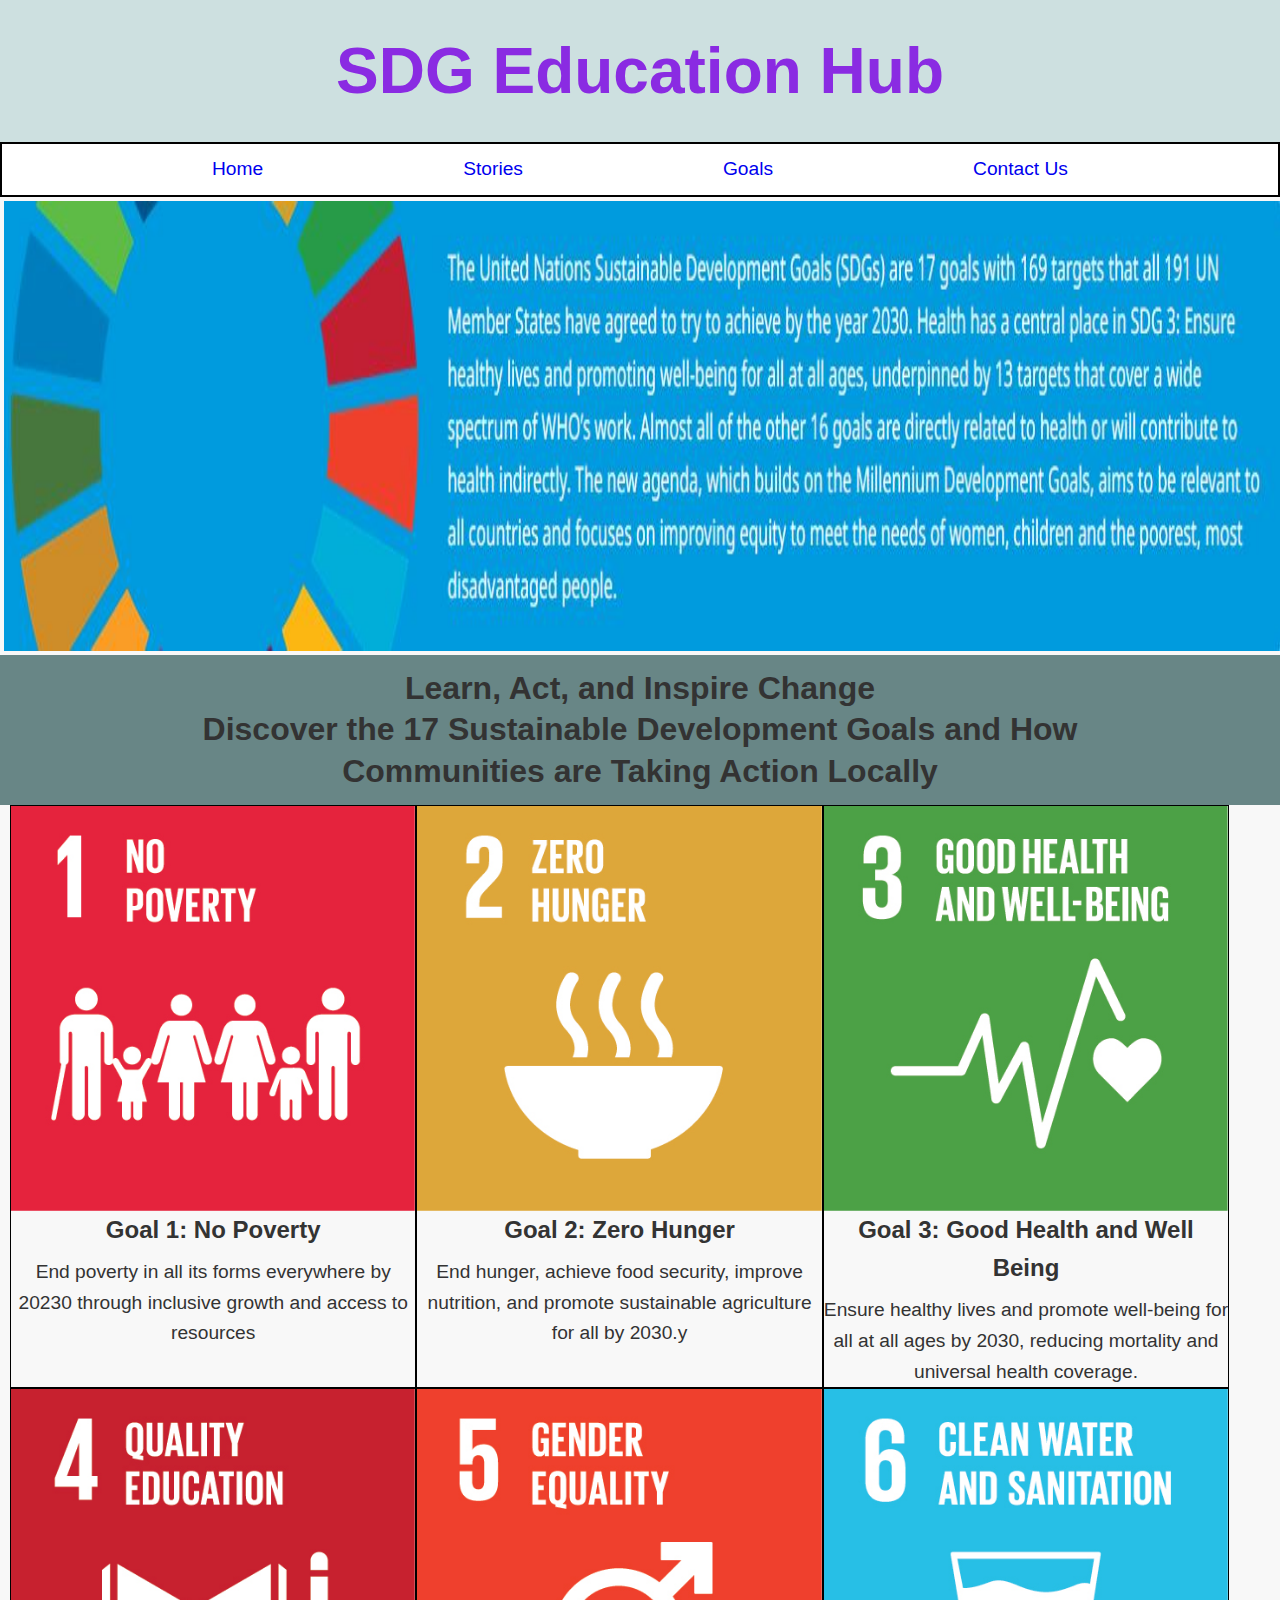
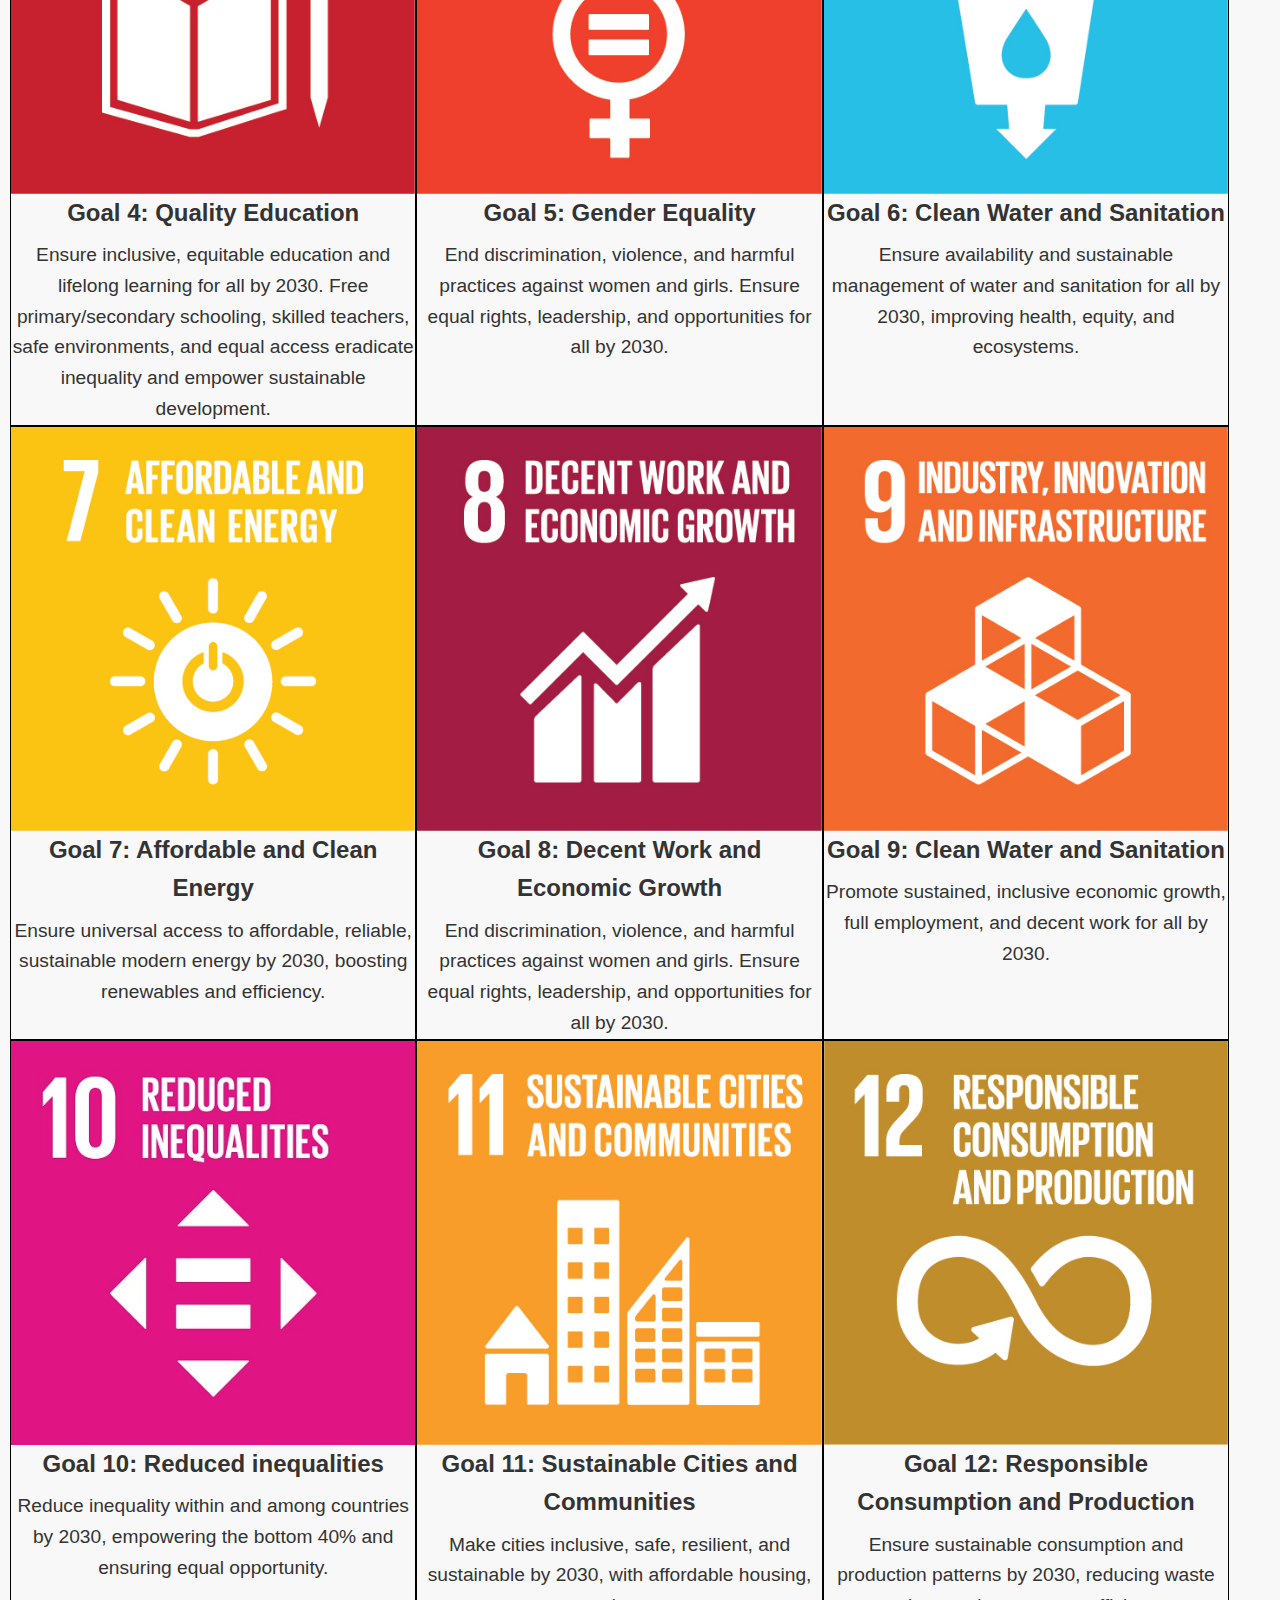
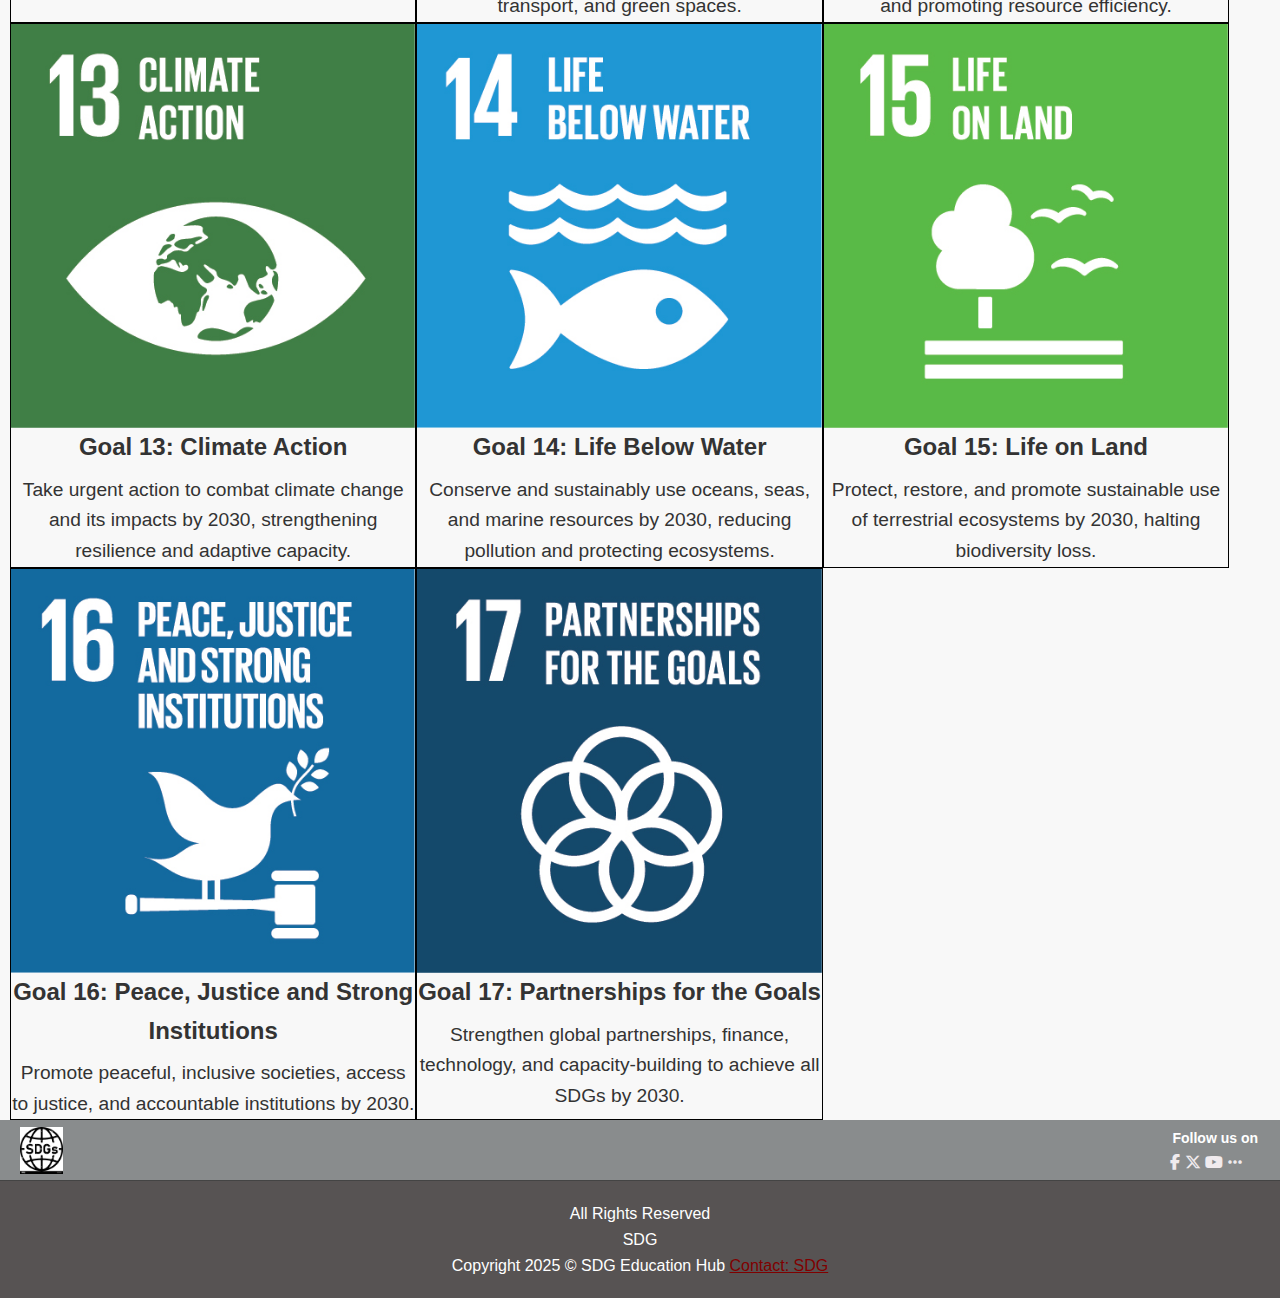
<file: index.html>
<!DOCTYPE html>
<html lang="en">
<head>
    <meta charset="UTF-8">
    <meta name="viewport" content="width=device-width, initial-scale=1.0">
    <title>SDG Education Hub </title>

    <link rel="stylesheet" href="Sdg_style.css">
    <link rel="stylesheet" href="https://cdnjs.cloudflare.com/ajax/libs/font-awesome/6.5.0/css/all.min.css"/>
</head>

<body>
    <header>
        <h1>SDG Education Hub </h1>
    </header>

    <nav >
<ul class="navbar">

    <li><a href="#Home"> Home </a></li>
    <li><a href="Sdg_stories.html"> Stories </a></li>
    <li><a href="Sdg_goals.html"> Goals </a></li>
    <li><a href="Sdg_contactus.html"> Contact Us </a> </li>

</ul>

<div class="banner-container">
  
  <!-- <img src="Dashboard.jpg" alt="SDG Banner" class="bannerimg"> -->
  <img src="bannerdasg.JPG" alt="SDG Banner" class="bannerimg">
   

</div>

<main>
    <div >
        <h1>Learn, Act, and Inspire Change <br>
        Discover the 17 Sustainable Development Goals and How <br>
        Communities are Taking Action Locally
        </h1>
    </div>
</main>

<div class="Goals">

    <div class="box1">
        <img src="E_SDG_Icons-01.jpg" alt="No Poverty" >
        <h2>Goal 1: No Poverty</h2>
        <p> End poverty in all its forms everywhere by 20230 through inclusive growth and access to resources</p>
    </div>

    <div class="box1">
        <img src="E_SDG_Icons-02.jpg" alt="Zero Hunger" >
        <h2>Goal 2: Zero Hunger</h2>
        <p>End hunger, achieve food security, improve nutrition, and promote sustainable agriculture for all by 2030.y</p>
    </div>

    <div class="box1">
        <img src="E_SDG_Icons-03.jpg" alt="Zero Hunger" >
        <h2>Goal 3: Good Health and Well Being</h2>
        <p>Ensure healthy lives and promote well-being for all at all ages by 2030, reducing mortality and universal health coverage.</p>
    </div>

</div>

<div class="Goals">

    <div class="box1">
        <img src="E_SDG_Icons-04.jpg" alt="Quality Education" >
        <h2>Goal 4: Quality Education</h2>
        <p> Ensure inclusive, equitable education and lifelong learning for all by 2030. Free primary/secondary 
            schooling, skilled teachers, safe environments, and equal access eradicate inequality and empower sustainable development.</p>
    </div>

    <div class="box1">
        <img src="E_SDG_Icons-05.jpg" alt="Gender Equality" >
        <h2>Goal 5: Gender Equality</h2>
        <p>End discrimination, violence, and harmful practices against women and girls. Ensure equal rights, 
            leadership, and opportunities for all by 2030.</p>
    </div>

    <div class="box1">
        <img src="E_SDG_Icons-06.jpg" alt="Clean Water and Sanitation" >
        <h2>Goal 6: Clean Water and Sanitation</h2>
        <p>Ensure availability and sustainable management of water and sanitation for all by 2030, improving health, equity, and ecosystems.</p>
    </div>

</div>

<div class="Goals">

    <div class="box1">
        <img src="E_SDG_Icons-07.jpg" alt="Affordable and Clean Energy" >
        <h2>Goal 7: Affordable and Clean Energy</h2>
        <p> Ensure universal access to affordable, reliable, sustainable modern energy by 2030, boosting renewables and efficiency.</p>
    </div>

    <div class="box1">
        <img src="E_SDG_Icons-08.jpg" alt="Decent Work and Economic Growth" >
        <h2>Goal 8: Decent Work and Economic Growth</h2>
        <p>End discrimination, violence, and harmful practices against women and girls. Ensure equal rights, 
            leadership, and opportunities for all by 2030.</p>
    </div>

    <div class="box1">
        <img src="E_SDG_Icons-09.jpg" alt="Clean Water and Sanitation" >
        <h2>Goal 9: Clean Water and Sanitation</h2>
        <p>Promote sustained, inclusive economic growth, full employment, and decent work for all by 2030.</p>
    </div>

</div>

<div class="Goals">

    <div class="box1">
        <img src="E_SDG_Icons-10.jpg" alt="Reduced inequalities" >
        <h2>Goal 10: Reduced inequalities</h2>
        <p> Reduce inequality within and among countries by 2030, empowering the bottom 40% and ensuring equal opportunity.</p>
    </div>

    <div class="box1">
        <img src="E_SDG_Icons-11.jpg" alt="Sustainable Cities and Communities" >
        <h2>Goal 11: Sustainable Cities and Communities</h2>
        <p>Make cities inclusive, safe, resilient, and sustainable by 2030, with affordable housing, transport, and green spaces.</p>
    </div>

    <div class="box1">
        <img src="E_SDG_Icons-12.jpg" alt="Responsible Consumption and Production" >
        <h2>Goal 12: Responsible Consumption and Production</h2>
        <p>Ensure sustainable consumption and production patterns by 2030, reducing waste and promoting resource efficiency.</p>
    </div>

</div>

<div class="Goals">

    <div class="box1">
        <img src="E_SDG_Icons-13.jpg" alt="Climate Action" >
        <h2>Goal 13: Climate Action</h2>
        <p> Take urgent action to combat climate change and its impacts by 2030, strengthening resilience and adaptive capacity.</p>
    </div>

    <div class="box1">
        <img src="E_SDG_Icons-14.jpg" alt="Life Below Water" >
        <h2>Goal 14: Life Below Water</h2>
        <p>Conserve and sustainably use oceans, seas, and marine resources by 2030, reducing pollution and protecting ecosystems.</p>
    </div>

    <div class="box1">
        <img src="E_SDG_Icons-15.jpg" alt="Life on Land" >
        <h2>Goal 15: Life on Land</h2>
        <p>Protect, restore, and promote sustainable use of terrestrial ecosystems by 2030, halting biodiversity loss.</p>
    </div>

</div>

<div class="Goals">

    <div class="box1">
        <img src="E_SDG_Icons-16.jpg" alt="Peace, Justice and Strong Institutions" >
        <h2>Goal 16: Peace, Justice and Strong Institutions</h2>
        <p> Promote peaceful, inclusive societies, access to justice, and accountable institutions by 2030.</p>
    </div>

    <div class="box1">
        <img src="E_SDG_Icons-17.jpg" alt="Partnerships for the Goals" >
        <h2>Goal 17: Partnerships for the Goals</h2>
        <p>Strengthen global partnerships, finance, technology, and capacity-building to achieve all SDGs by 2030.</p>
    </div>

</div>


    <div class="footer">
      
        <div class="footerlogo">
        <img src="sdglogo2.png" alt="SDG Emblem" class="emblem"/>
        <!-- <span class="un-text">SDG</span> -->
      </div>

        <div class="social">
            <div class="fftext"><span>Follow us on</span></div>
            <a href="#" aria-label="Facebook"><i class="fab fa-facebook-f"></i></a>
            <a href="#" aria-label="X (Twitter)"><i class="fab fa-x-twitter"></i></a>
            <a href="#" aria-label="YouTube"><i class="fab fa-youtube"></i></a>
            <a href="#" aria-label="More"><i class="fas fa-ellipsis-h"></i></a>
        </div>
    
    </div>    

<div class="divider"></div>

<footer>
    All Rights Reserved<br>
    SDG<br>
    Copyright 2025 &copy; SDG Education Hub
    <a href="mailto:info@sdg.com">Contact: SDG</a>
</footer>

    
</body>

</html>
</file>
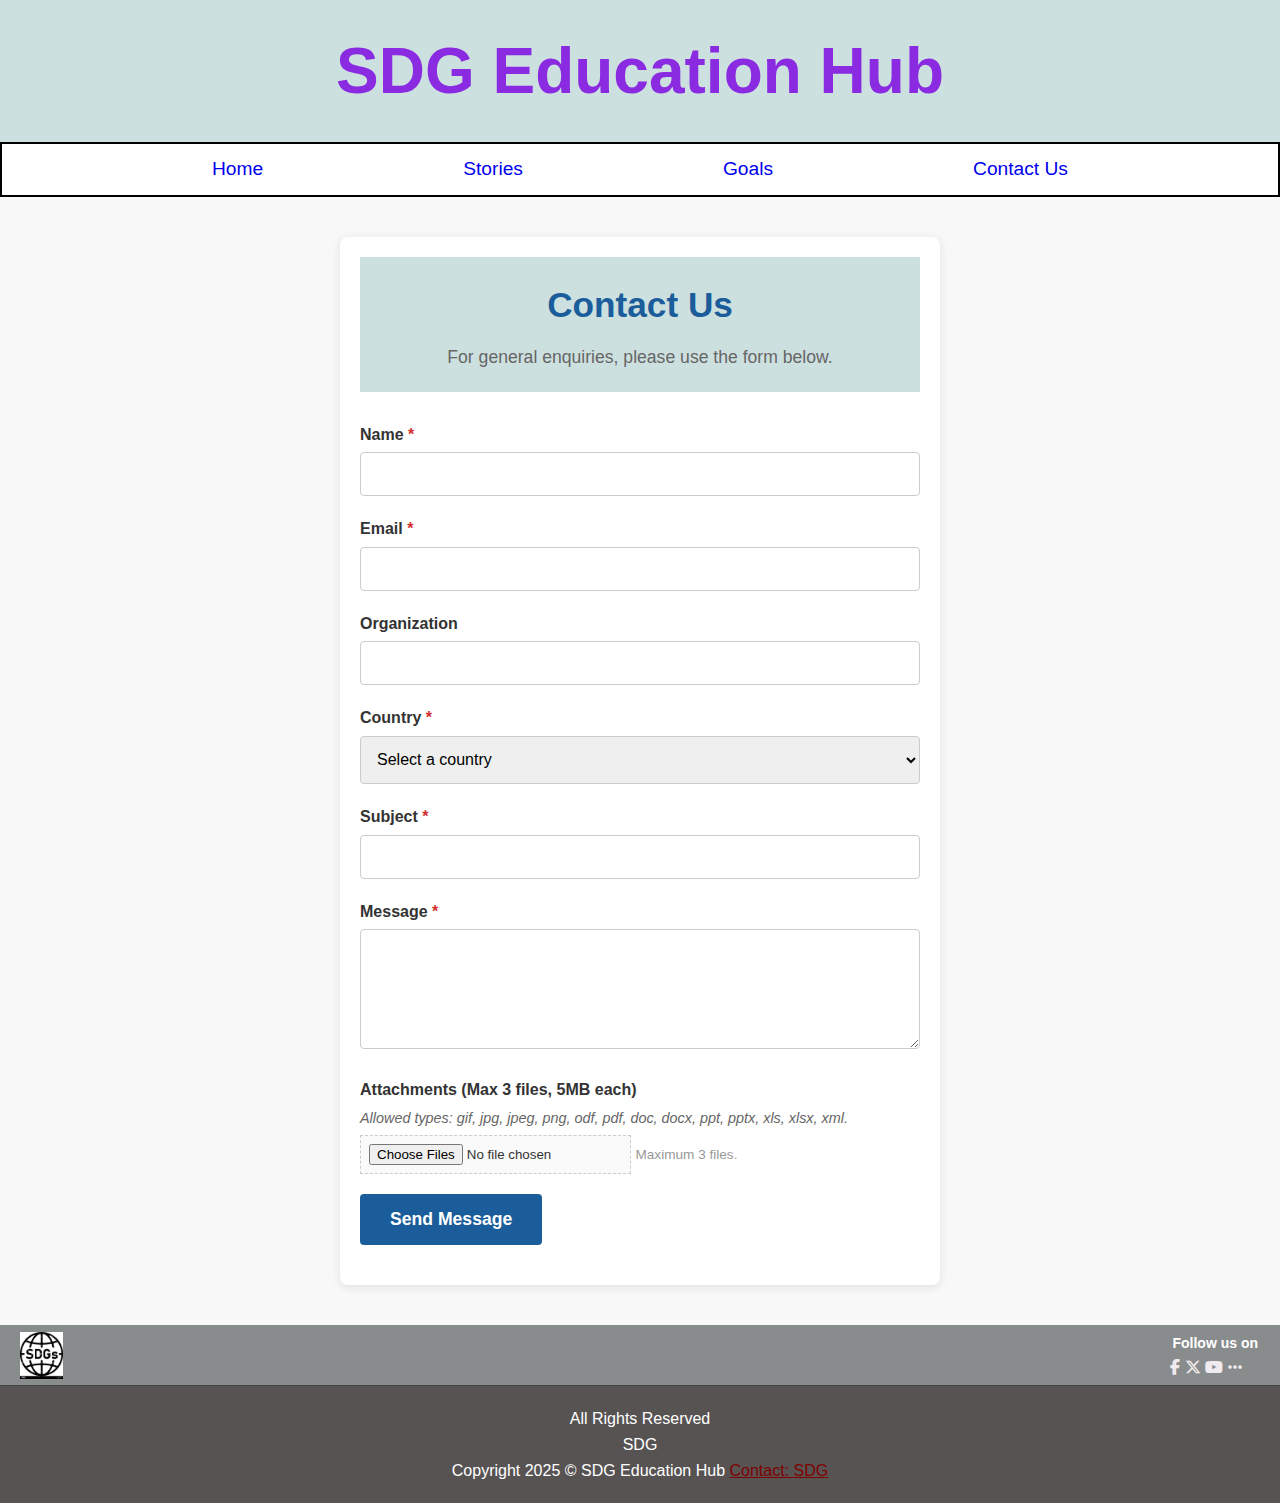
<file: Sdg_contactus.html>
<!DOCTYPE html>
<html lang="en">
<head>
    <meta charset="UTF-8">
    <meta name="viewport" content="width=device-width, initial-scale=1.0">
    <title>SDG Education Hub </title>

    <link rel="stylesheet" href="Sdg_style.css">
    <link rel="stylesheet" href="https://cdnjs.cloudflare.com/ajax/libs/font-awesome/6.5.0/css/all.min.css"/>
</head>

<body>
    <header>
        <h1>SDG Education Hub </h1>
    </header>

    <nav >
<ul class="navbar">

    <li><a href="index.html"> Home </a></li>
    <li><a href="Sdg_stories.html"> Stories </a></li>
    <li><a href="Sdg_goals.html"> Goals </a></li>
    <li><a href="#"> Contact Us </a> </li>

</ul>


<div class="container">
        <header class="header">
            <h1>Contact Us</h1>
            <p>For general enquiries, please use the form below.</p>
        </header>

        <form id="contact-form" method="POST" action="/submit-contact" enctype="multipart/form-data">
            <!-- Name Field -->
            <div class="form-group">
                <label for="name">Name <span class="required">*</span></label>
                <input type="text" id="name" name="name" required maxlength="100">
            </div>

            <!-- Email Field -->
            <div class="form-group">
                <label for="email">Email <span class="required">*</span></label>
                <input type="email" id="email" name="email" required>
            </div>

            <!-- Organization Field -->
            <div class="form-group">
                <label for="organization">Organization</label>
                <input type="text" id="organization" name="organization" maxlength="100">
            </div>

            <!-- Country Field -->
            <div class="form-group">
                <label for="country">Country <span class="required">*</span></label>
                <select id="country" name="country" required>
                    <option value="">Select a country</option>
                    <option value="ng">Nigeria</option>
                    <option value="af">Afghanistan</option>
                    <!-- Add more countries as needed; use a full list from ISO standards -->
                    <option value="us">United States</option>
                    <option value="gb">United Kingdom</option>
                </select>
            </div>

            <!-- Subject Field -->
            <div class="form-group">
                <label for="subject">Subject <span class="required">*</span></label>
                <input type="text" id="subject" name="subject" required maxlength="200">
            </div>

            <!-- Message Field -->
            <div class="form-group">
                <label for="message">Message <span class="required">*</span></label>
                <textarea id="message" name="message" rows="6" required maxlength="2000"></textarea>
            </div>

            <!-- File Attachments -->
            <div class="form-group">
                <label for="attachments">Attachments (Max 3 files, 5MB each)</label>
                <p class="file-info">Allowed types: gif, jpg, jpeg, png, odf, pdf, doc, docx, ppt, pptx, xls, xlsx, xml.</p>
                <input type="file" id="attachments" name="attachments[]" multiple accept=".gif,.jpg,.jpeg,.png,.odf,.pdf,.doc,.docx,.ppt,.pptx,.xls,.xlsx,.xml" maxlength="3">
                <small>Maximum 3 files.</small>
            </div>

           
            <div class="form-group">
                <button type="submit" class="submit-btn">Send Message</button>
            </div>
        </form>
    </div>

  
    <div class="footer">
      
        <div class="footerlogo">
        <img src="sdglogo2.png" alt="SDG Emblem" class="emblem"/>
        <!-- <span class="un-text">SDG</span> -->
      </div>

        <div class="social">
            <div class="fftext"><span>Follow us on</span></div>
            <a href="#" aria-label="Facebook"><i class="fab fa-facebook-f"></i></a>
            <a href="#" aria-label="X (Twitter)"><i class="fab fa-x-twitter"></i></a>
            <a href="#" aria-label="YouTube"><i class="fab fa-youtube"></i></a>
            <a href="#" aria-label="More"><i class="fas fa-ellipsis-h"></i></a>
        </div>
    
    </div>    

<div class="divider"></div>

<footer>
    All Rights Reserved<br>
    SDG<br>
    Copyright 2025 &copy; SDG Education Hub
    <a href="mailto:info@sdg.com">Contact: SDG</a>
</footer>

    
</body>

</html>
</file>
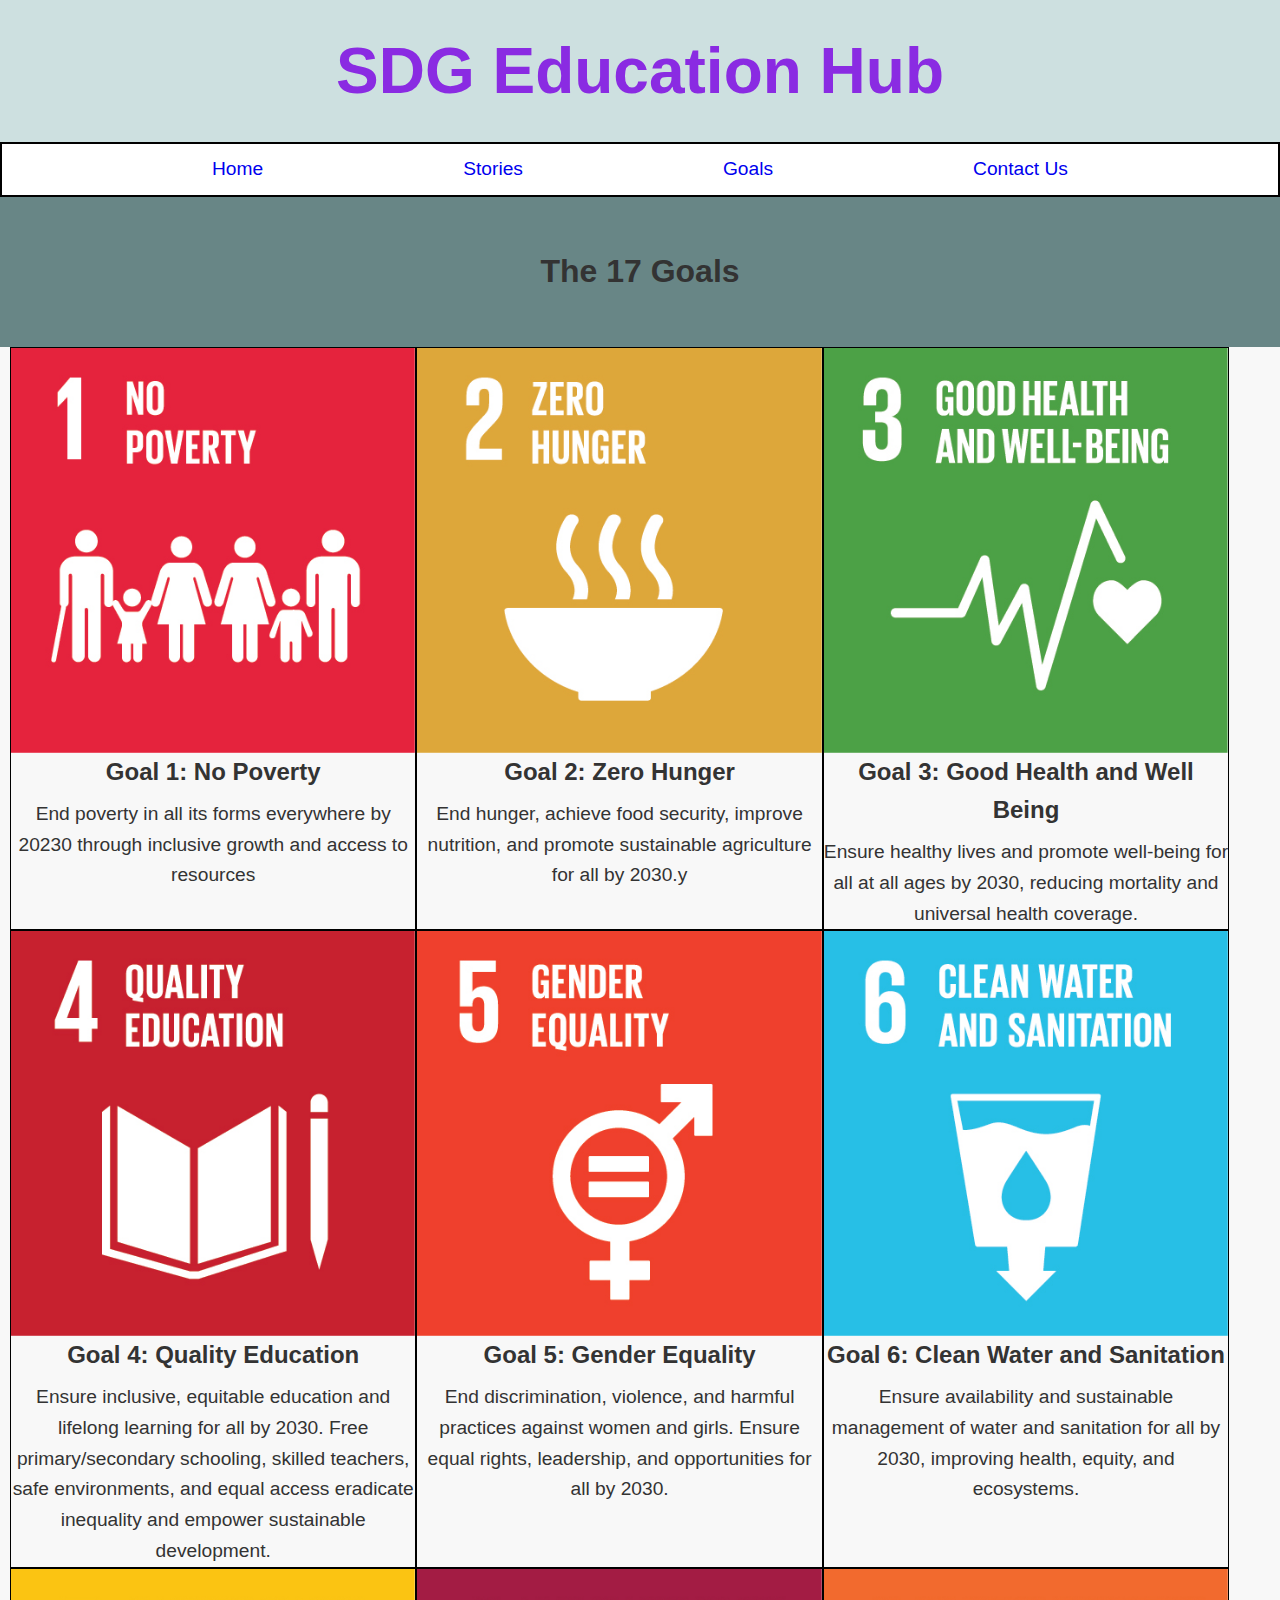
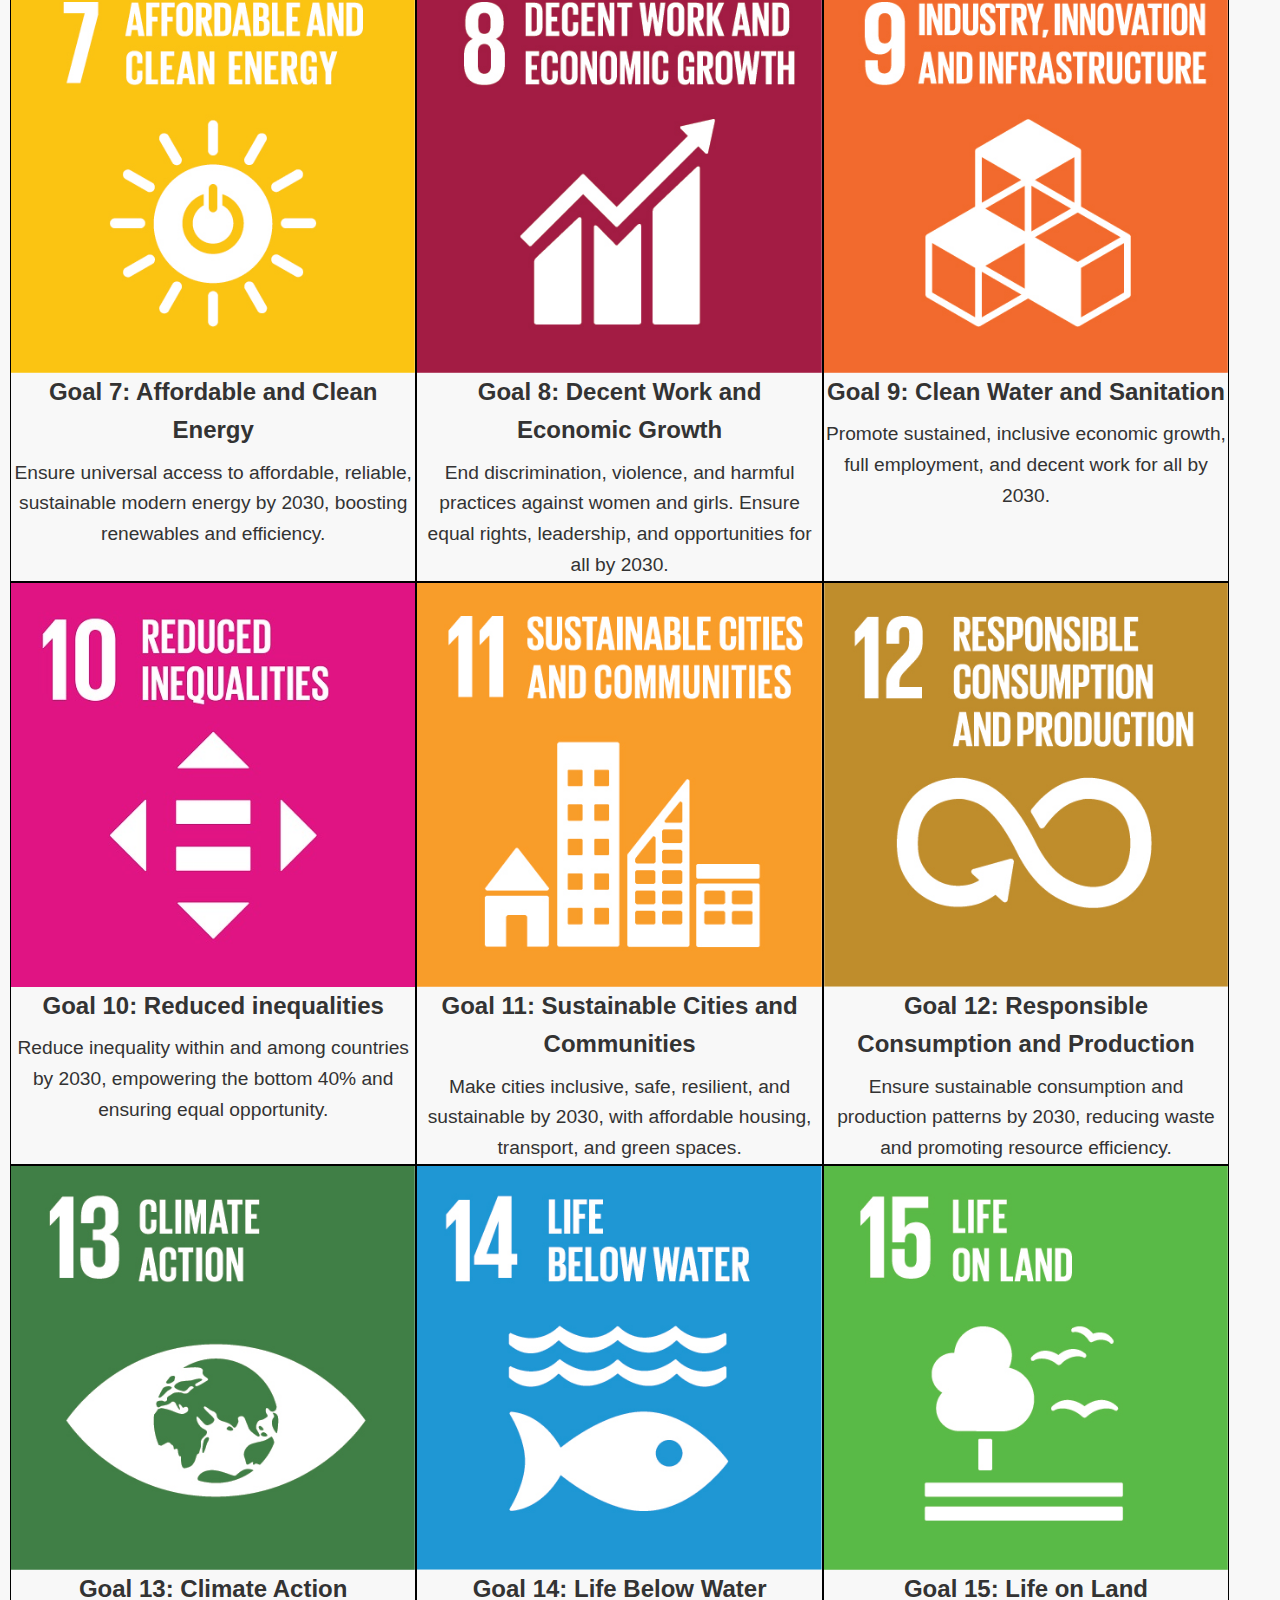
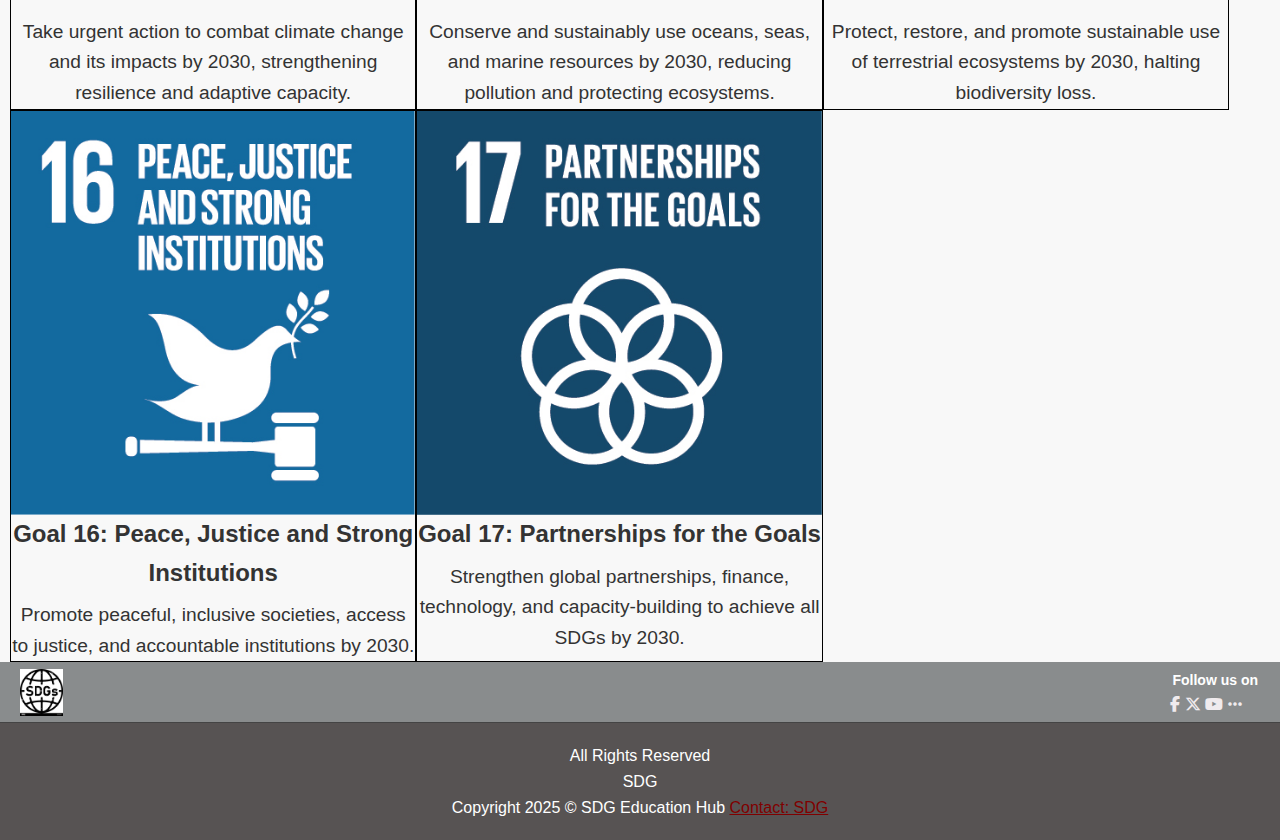
<file: Sdg_goals.html>
<!DOCTYPE html>
<html lang="en">
<head>
    <meta charset="UTF-8">
    <meta name="viewport" content="width=device-width, initial-scale=1.0">
    <title>SDG Education Hub </title>

    <link rel="stylesheet" href="Sdg_style.css">
    <link rel="stylesheet" href="https://cdnjs.cloudflare.com/ajax/libs/font-awesome/6.5.0/css/all.min.css"/>
</head>

<body>
    <header>
        <h1>SDG Education Hub </h1>
    </header>

    <nav >
<ul class="navbar">

    <li><a href="index.html"> Home </a></li>
    <li><a href="Sdg_stories.html"> Stories </a></li>
    <li><a href="#"> Goals </a></li>
    <li><a href="Sdg_contactus.html"> Contact Us </a> </li>

</ul>


<main>
    <div >
        <h1>The 17 Goals
        </h1>
    </div>
</main>

<div class="Goals">

    <div class="box1">
        <img src="E_SDG_Icons-01.jpg" alt="No Poverty" >
        <h2>Goal 1: No Poverty</h2>
        <p> End poverty in all its forms everywhere by 20230 through inclusive growth and access to resources</p>
    </div>

    <div class="box1">
        <img src="E_SDG_Icons-02.jpg" alt="Zero Hunger" >
        <h2>Goal 2: Zero Hunger</h2>
        <p>End hunger, achieve food security, improve nutrition, and promote sustainable agriculture for all by 2030.y</p>
    </div>

    <div class="box1">
        <img src="E_SDG_Icons-03.jpg" alt="Zero Hunger" >
        <h2>Goal 3: Good Health and Well Being</h2>
        <p>Ensure healthy lives and promote well-being for all at all ages by 2030, reducing mortality and universal health coverage.</p>
    </div>

</div>

<div class="Goals">

    <div class="box1">
        <img src="E_SDG_Icons-04.jpg" alt="Quality Education" >
        <h2>Goal 4: Quality Education</h2>
        <p> Ensure inclusive, equitable education and lifelong learning for all by 2030. Free primary/secondary 
            schooling, skilled teachers, safe environments, and equal access eradicate inequality and empower sustainable development.</p>
    </div>

    <div class="box1">
        <img src="E_SDG_Icons-05.jpg" alt="Gender Equality" >
        <h2>Goal 5: Gender Equality</h2>
        <p>End discrimination, violence, and harmful practices against women and girls. Ensure equal rights, 
            leadership, and opportunities for all by 2030.</p>
    </div>

    <div class="box1">
        <img src="E_SDG_Icons-06.jpg" alt="Clean Water and Sanitation" >
        <h2>Goal 6: Clean Water and Sanitation</h2>
        <p>Ensure availability and sustainable management of water and sanitation for all by 2030, improving health, equity, and ecosystems.</p>
    </div>

</div>

<div class="Goals">

    <div class="box1">
        <img src="E_SDG_Icons-07.jpg" alt="Affordable and Clean Energy" >
        <h2>Goal 7: Affordable and Clean Energy</h2>
        <p> Ensure universal access to affordable, reliable, sustainable modern energy by 2030, boosting renewables and efficiency.</p>
    </div>

    <div class="box1">
        <img src="E_SDG_Icons-08.jpg" alt="Decent Work and Economic Growth" >
        <h2>Goal 8: Decent Work and Economic Growth</h2>
        <p>End discrimination, violence, and harmful practices against women and girls. Ensure equal rights, 
            leadership, and opportunities for all by 2030.</p>
    </div>

    <div class="box1">
        <img src="E_SDG_Icons-09.jpg" alt="Clean Water and Sanitation" >
        <h2>Goal 9: Clean Water and Sanitation</h2>
        <p>Promote sustained, inclusive economic growth, full employment, and decent work for all by 2030.</p>
    </div>

</div>

<div class="Goals">

    <div class="box1">
        <img src="E_SDG_Icons-10.jpg" alt="Reduced inequalities" >
        <h2>Goal 10: Reduced inequalities</h2>
        <p> Reduce inequality within and among countries by 2030, empowering the bottom 40% and ensuring equal opportunity.</p>
    </div>

    <div class="box1">
        <img src="E_SDG_Icons-11.jpg" alt="Sustainable Cities and Communities" >
        <h2>Goal 11: Sustainable Cities and Communities</h2>
        <p>Make cities inclusive, safe, resilient, and sustainable by 2030, with affordable housing, transport, and green spaces.</p>
    </div>

    <div class="box1">
        <img src="E_SDG_Icons-12.jpg" alt="Responsible Consumption and Production" >
        <h2>Goal 12: Responsible Consumption and Production</h2>
        <p>Ensure sustainable consumption and production patterns by 2030, reducing waste and promoting resource efficiency.</p>
    </div>

</div>

<div class="Goals">

    <div class="box1">
        <img src="E_SDG_Icons-13.jpg" alt="Climate Action" >
        <h2>Goal 13: Climate Action</h2>
        <p> Take urgent action to combat climate change and its impacts by 2030, strengthening resilience and adaptive capacity.</p>
    </div>

    <div class="box1">
        <img src="E_SDG_Icons-14.jpg" alt="Life Below Water" >
        <h2>Goal 14: Life Below Water</h2>
        <p>Conserve and sustainably use oceans, seas, and marine resources by 2030, reducing pollution and protecting ecosystems.</p>
    </div>

    <div class="box1">
        <img src="E_SDG_Icons-15.jpg" alt="Life on Land" >
        <h2>Goal 15: Life on Land</h2>
        <p>Protect, restore, and promote sustainable use of terrestrial ecosystems by 2030, halting biodiversity loss.</p>
    </div>

</div>

<div class="Goals">

    <div class="box1">
        <img src="E_SDG_Icons-16.jpg" alt="Peace, Justice and Strong Institutions" >
        <h2>Goal 16: Peace, Justice and Strong Institutions</h2>
        <p> Promote peaceful, inclusive societies, access to justice, and accountable institutions by 2030.</p>
    </div>

    <div class="box1">
        <img src="E_SDG_Icons-17.jpg" alt="Partnerships for the Goals" >
        <h2>Goal 17: Partnerships for the Goals</h2>
        <p>Strengthen global partnerships, finance, technology, and capacity-building to achieve all SDGs by 2030.</p>
    </div>

</div>


    <div class="footer">
      
        <div class="footerlogo">
        <img src="sdglogo2.png" alt="SDG Emblem" class="emblem"/>
        <!-- <span class="un-text">SDG</span> -->
      </div>

        <div class="social">
            <div class="fftext"><span>Follow us on</span></div>
            <a href="#" aria-label="Facebook"><i class="fab fa-facebook-f"></i></a>
            <a href="#" aria-label="X (Twitter)"><i class="fab fa-x-twitter"></i></a>
            <a href="#" aria-label="YouTube"><i class="fab fa-youtube"></i></a>
            <a href="#" aria-label="More"><i class="fas fa-ellipsis-h"></i></a>
        </div>
    
    </div>    

<div class="divider"></div>

<footer>
    All Rights Reserved<br>
    SDG<br>
    Copyright 2025 &copy; SDG Education Hub
    <a href="mailto:info@sdg.com">Contact: SDG</a>
</footer>

    
</body>

</html>
</file>
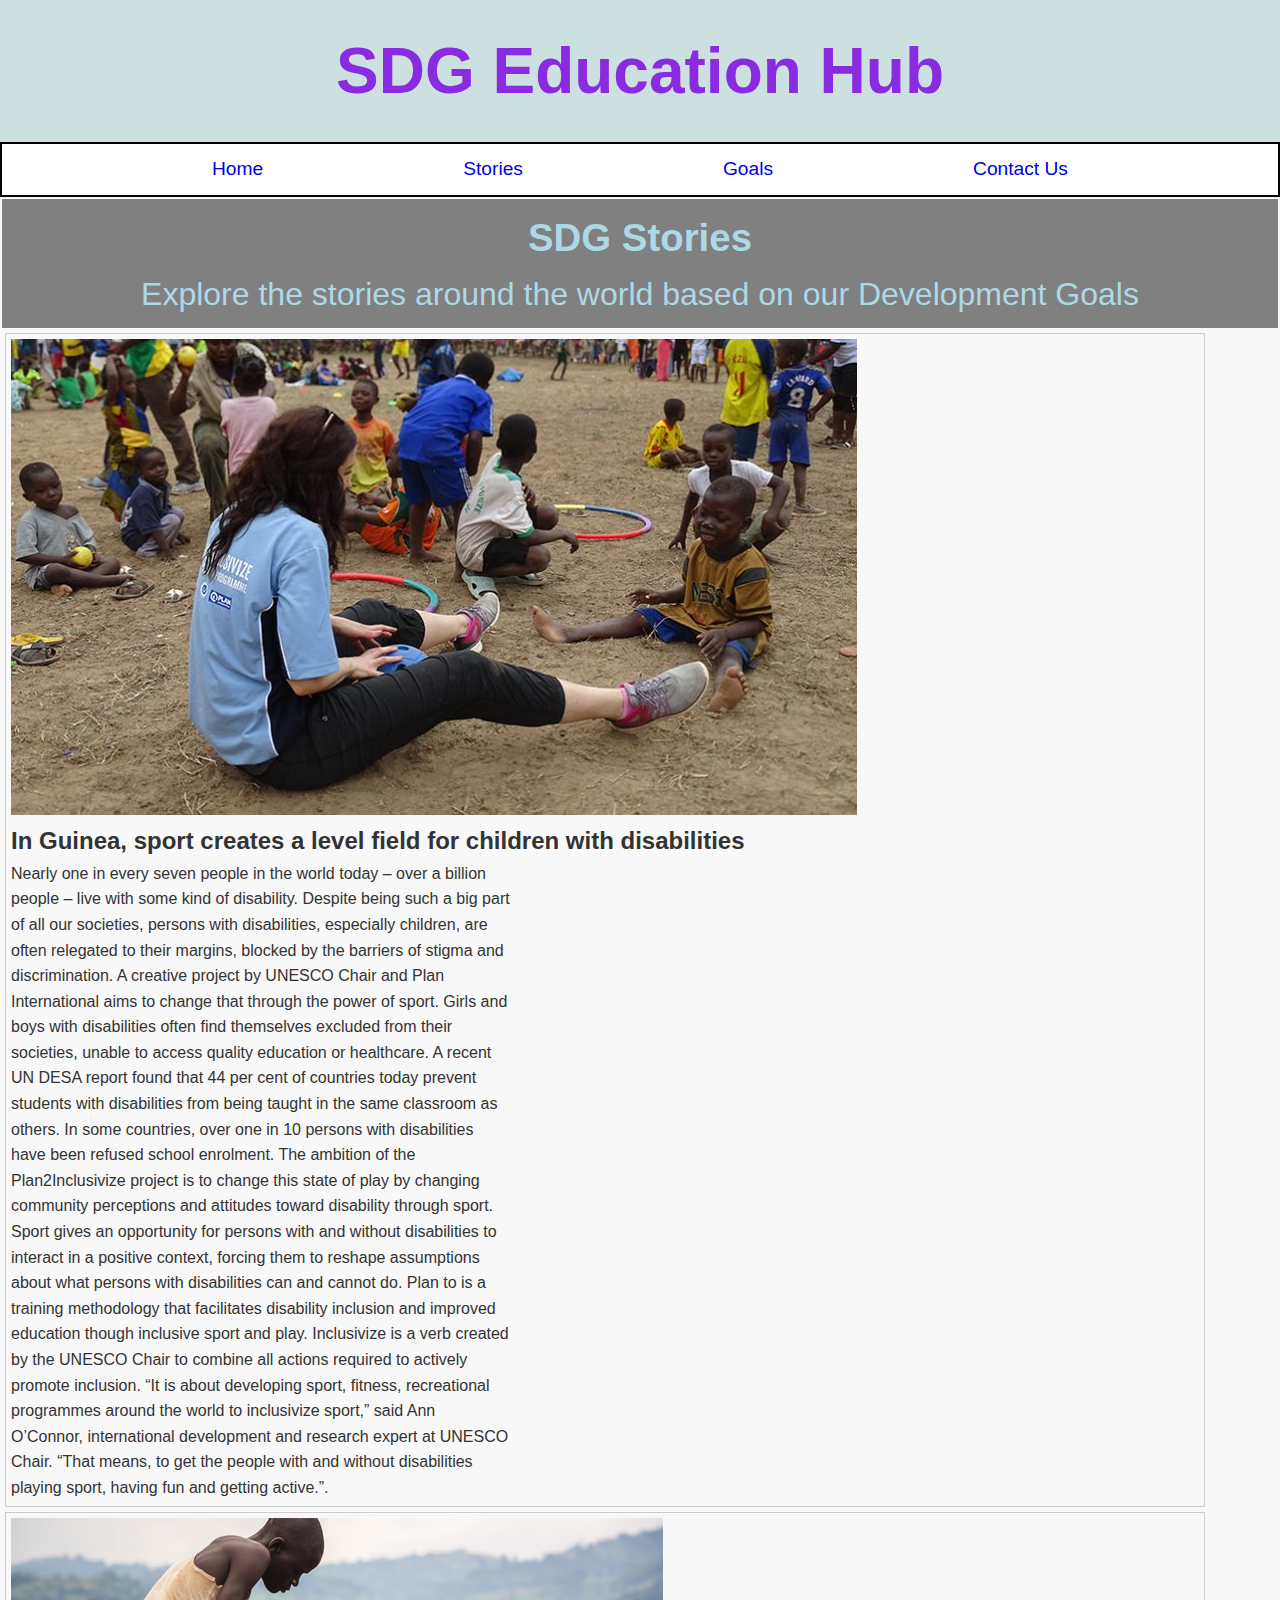
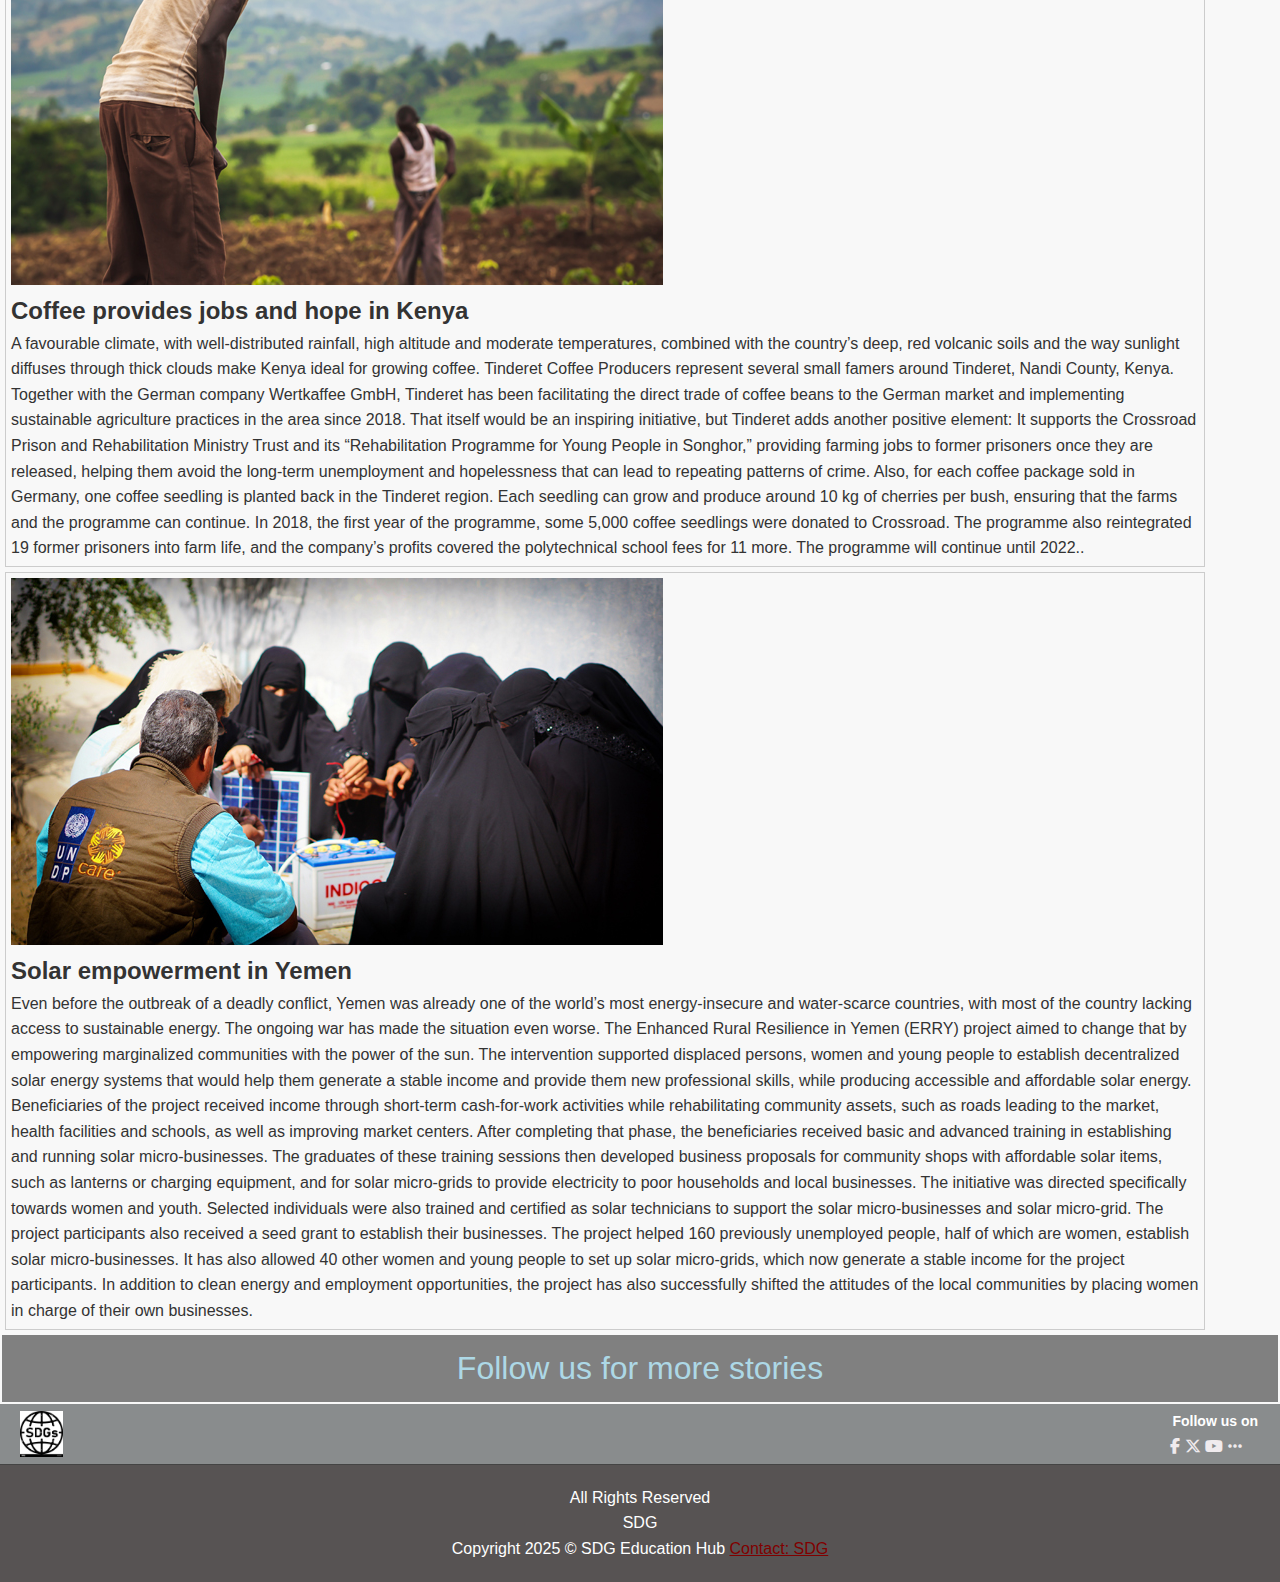
<file: Sdg_stories.html>
<!DOCTYPE html>
<html lang="en">
<head>
    <meta charset="UTF-8">
    <meta name="viewport" content="width=device-width, initial-scale=1.0">
    <title>SDG Education Hub </title>

    <link rel="stylesheet" href="Sdg_style.css">
    <link rel="stylesheet" href="https://cdnjs.cloudflare.com/ajax/libs/font-awesome/6.5.0/css/all.min.css"/>
</head>

<body>
    <header>
        <h1>SDG Education Hub </h1>
    </header>

    <nav >
<ul class="navbar">

    <li><a href="index.html"> Home </a></li>
    <li><a href="#"> Stories </a></li>
    <li><a href="Sdg_goals.html"> Goals </a></li>
    <li><a href="Sdg_contactus.html"> Contact Us </a> </li>

</ul>


<div class="sdgstories">
    <h1>SDG Stories <br></h1>
    <p>Explore the stories around the world based on our Development Goals</p>
</div>


    <div class="story">
        <img src="Guines_children.jpg" alt="Guines_children" >
        <h2>In Guinea, sport creates a level field for children with disabilities</h2>
        <div class="story-text">
        <p> Nearly one in every seven people in the world today – over a billion people – live with some kind of disability. Despite being 
            such a big part of all our societies, persons with disabilities, especially children, are often relegated to their margins, blocked
             by the barriers of stigma and discrimination. A creative project by UNESCO Chair and Plan International aims to change that through
            the power of sport. Girls and boys with disabilities often find themselves excluded from their societies, unable to access quality
            education or healthcare. A recent UN DESA report found that 44 per cent of countries today prevent students with disabilities from
            being taught in the same classroom as others. In some countries, over one in 10 persons with disabilities have been refused school
            enrolment. The ambition of the Plan2Inclusivize project is to change this state of play by changing community perceptions and 
            attitudes toward disability through sport. Sport gives an opportunity for persons with and without disabilities to interact in a
            positive context, forcing them to reshape assumptions about what persons with disabilities can and cannot do. Plan to is a training
            methodology that facilitates disability inclusion and improved education though inclusive sport and play. Inclusivize is a verb
            created by the UNESCO Chair to combine all actions required to actively promote inclusion. “It is about developing sport, fitness,
            recreational programmes around the world to inclusivize sport,” said Ann O’Connor, international development and research expert at
            UNESCO Chair. “That means, to get the people with and without disabilities playing sport, having fun and getting active.”.</p>
            </div>
</div>

<!--  -->
<div class="story">
        <img src="Kenyan-coffee.jpg" alt="Kenya Coofee" >
        <h2>Coffee provides jobs and hope in Kenya</h2>
        <p> A favourable climate, with well-distributed rainfall, high altitude and moderate temperatures, combined with the country’s deep,
         red volcanic soils and the way sunlight diffuses through thick clouds make Kenya ideal for growing coffee. Tinderet Coffee Producers
         represent several small famers around Tinderet, Nandi County, Kenya. Together with the German company Wertkaffee GmbH, Tinderet has
         been facilitating the direct trade of coffee beans to the German market and implementing sustainable agriculture practices in the area
         since 2018. That itself would be an inspiring initiative, but Tinderet adds another positive element: It supports the Crossroad Prison
         and Rehabilitation Ministry Trust and its “Rehabilitation Programme for Young People in Songhor,” providing farming jobs to former 
         prisoners once they are released, helping them avoid the long-term unemployment and hopelessness that can lead to repeating patterns
         of crime. Also, for each coffee package sold in Germany, one coffee seedling is planted back in the Tinderet region. Each seedling can 
         grow and produce around 10 kg of cherries per bush, ensuring that the farms and the programme can continue. In 2018, the first year of
         the programme, some 5,000 coffee seedlings were donated to Crossroad. The programme also reintegrated 19 former prisoners into farm
         life, and the company’s profits covered the polytechnical school fees for 11 more. The programme will continue until 2022..</p>
</div>


<div class="story">
        <img src="Yemen-good-practice-Skill-Building-Training.jpg" alt="Solar empowerment in Yemen" >
        <h2>Solar empowerment in Yemen</h2>
        <p> Even before the outbreak of a deadly conflict, Yemen was already one of the world’s most energy‑insecure and water-scarce countries,
            with most of the country lacking access to sustainable energy. The ongoing war has made the situation even worse. The Enhanced Rural 
            Resilience in Yemen (ERRY) project aimed to change that by empowering marginalized communities with the power of the sun.
            The intervention supported displaced persons, women and young people to establish decentralized solar energy systems that would 
            help them generate a stable income and provide them new professional skills, while producing accessible and affordable solar energy.
            Beneficiaries of the project received income through short-term cash-for-work activities while rehabilitating community assets, such
            as roads leading to the market, health facilities and schools, as well as improving market centers. After completing that phase,
            the beneficiaries received basic and advanced training in establishing and running solar micro-businesses.
            The graduates of these training sessions then developed business proposals for community shops with affordable solar items, such as
            lanterns or charging equipment, and for solar micro-grids to provide electricity to poor households and local businesses.
            The initiative was directed specifically towards women and youth. Selected individuals were also trained and certified as solar 
            technicians to support the solar micro-businesses and solar micro-grid. The project participants also received a seed grant to establish their businesses.
            The project helped 160 previously unemployed people, half of which are women, establish solar micro-businesses. It has also allowed 
            40 other women and young people to set up solar micro-grids, which now generate a stable income for the project participants. 
            In addition to clean energy and employment opportunities, the project has also successfully shifted the attitudes of the local communities by placing women in charge of their own businesses.</p>
</div>


<div class="sdgstories">
    <p>Follow us for more stories</p>
</div>

    <div class="footer">
      
        <div class="footerlogo">
        <img src="sdglogo2.png" alt="SDG Emblem" class="emblem"/>
        <!-- <span class="un-text">SDG</span> -->
      </div>

        <div class="social">
            <div class="fftext"><span>Follow us on</span></div>
            <a href="#" aria-label="Facebook"><i class="fab fa-facebook-f"></i></a>
            <a href="#" aria-label="X (Twitter)"><i class="fab fa-x-twitter"></i></a>
            <a href="#" aria-label="YouTube"><i class="fab fa-youtube"></i></a>
            <a href="#" aria-label="More"><i class="fas fa-ellipsis-h"></i></a>
        </div>
    
    </div>    

<div class="divider"></div>

<footer>
    All Rights Reserved<br>
    SDG<br>
    Copyright 2025 &copy; SDG Education Hub
    <a href="mailto:info@sdg.com">Contact: SDG</a>
</footer>

    
</body>

</html>
</file>
<file: Sdg_style.css>
.{
    padding: 0;
    margin: 0;
}

header{
    /* margin: 10px; */
    margin: 0;
    padding: 20px;
    background-color: rgb(205, 224, 224);
    color: blueviolet;
    text-align: center;
}

li{
    list-style: none;
}

header h1{
    
    font-size: 4em;
    /* margin: 0; */
    /* padding: 5px; */
}

.navbar{
    font-size: 1.2em;
    text-decoration: none;
    display: flex;
    background-color: white;
    list-style: none;
    justify-content: space-evenly;
    padding: 10px;
    border: 2px solid black;
    /* margin-top: 0px; */
    margin: 0;
    /* margin-bottom: 20px; */
    
    /* #text-align: center; */
}


.navbar a{
text-decoration: none;
}

.navbar a:hover{
   color: blueviolet;
    font-size: 1.2em;
}


.banner-container {
   width: 100vw;              
   margin: 2px;                 
   padding: 2px;
   overflow: hidden;          
   position: relative;        
}


.bannerimg {
   width: 100%;               
   height: 50vh;              
   /* object-fit: cover;          */
   object-position: center;   
   display: block;
   max-width: 100%;     
      
}


main{
     background-color: rgb(104, 134, 134);
     text-align: center;
     height: 150px;
     padding: 0;
     margin: 0;
     display: flex;
     align-items: center;
     justify-content: center;
}

/* 
.maintext{
  padding: 0;
  margin: 0;
} */

main h1{
    /* height: 1.2em; */
    line-height: 1.3;
    margin: 0;
    padding: 0;
}

/* Boxes starts */

.Goals{
  flex-wrap: wrap;
  display: flex;
  margin-left: 10px;
}

.box1 p{
 font-size: 1.2em;
 /* margin: 0;
 padding: 0; */
}

.box1 h2 {
  margin: 0;
  padding: 0;
  margin-bottom: 8px
}

.box1{
  width: 32%;
  border: 1px solid black;
  text-align: center;  
}

.box1 img{
  width: 100%;
  display: block;
}



/* Boxes Ends */

.footer{
  background-color: rgb(137, 140, 141);
  /* padding: 0; */
  /* max-width: 1200px; */
  margin: 0 auto;
  padding: 12px 20px;
  display: flex;
  justify-content: space-between;
  align-items: center;
  box-sizing: border-box;
  height: 60px;
} 

/* .fftext {
  margin-right: 8px;
  color: white;
} */

.fftext span {
    font-size: 14px;
    font-weight: bold;
    color: white;
    margin: 0;
    line-height: 1;
    padding: 2px;
}

.footerlogo {
  display: flex;
  align-items: center;
  gap: 12px;
}


.footerlogo img{
  width: 20%;
  height: 20%;
}

.social a {
  color:rgb(240, 235, 238);
  font-size: 16px;
  text-decoration: none;
  transition: color 0.2s;
  justify-content: space-between;
}

.social a:hover {
  color: white;
}


.divider {
  height: 1px;
  background-color: #444;
}

footer{
    background-color: #575353;
    clear: both;
    text-align: center;
    padding: 20px;
    margin: 0;
    color: white;
    height: 30%;
}

footer a{
    color: rgb(128, 0, 0);
}

/* COntact US  */

* {
    margin: 0;
    padding: 0;
    box-sizing: border-box;
}

body {
    font-family: 'Arial', sans-serif;
    line-height: 1.6;
    color: #333;
    background-color: #f8f8f8;
}

.container {
    max-width: 600px;
    margin: 0 auto;
    padding: 20px;
    background: #fff;
    box-shadow: 0 2px 10px rgba(0, 0, 0, 0.1);
    border-radius: 8px;
    margin-top: 40px;
    margin-bottom: 40px;
}

.header {
    text-align: center;
    margin-bottom: 30px;
}

.header h1 {
    color: #1a5d9a; /* UN Blue */
    font-size: 2.2em;
    margin-bottom: 10px;
}

.header p {
    color: #666;
    font-size: 1.1em;
}

/* Form Styles */
#contact-form {
    display: flex;
    flex-direction: column;
}

.form-group {
    margin-bottom: 20px;
}

label {
    display: block;
    margin-bottom: 5px;
    font-weight: bold;
    color: #333;
}

.required {
    color: #d32f2f;
}

input[type="text"],
input[type="email"],
select,
textarea {
    width: 100%;
    padding: 12px;
    border: 1px solid #ccc;
    border-radius: 4px;
    font-size: 1em;
    transition: border-color 0.3s ease;
}

input[type="text"]:focus,
input[type="email"]:focus,
select:focus,
textarea:focus {
    outline: none;
    border-color: #1a5d9a;
    box-shadow: 0 0 5px rgba(26, 93, 154, 0.3);
}

textarea {
    resize: vertical;
    min-height: 120px;
}

select {
    height: 48px; /* Match input height */
    cursor: pointer;
}

/* File Upload Styles */
.file-info {
    font-size: 0.9em;
    color: #666;
    margin-bottom: 5px;
    font-style: italic;
}

input[type="file"] {
    padding: 8px;
    border: 1px dashed #ccc;
    background: #fafafa;
}

small {
    color: #999;
    font-size: 0.85em;
}


/* Submit Button */
.submit-btn {
    background: #1a5d9a;
    color: #fff;
    padding: 15px 30px;
    border: none;
    border-radius: 4px;
    font-size: 1.1em;
    font-weight: bold;
    cursor: pointer;
    transition: background-color 0.3s ease;
    align-self: flex-start;
}

.submit-btn:hover {
    background: #0f4a7a;
}

.submit-btn:active {
    transform: translateY(1px);
}


.error {
    color: #d32f2f;
    font-size: 0.9em;
    margin-top: 5px;
}


.sdgstories{
   background-color: grey; 
   color: lightblue;
   padding: 8px;
   margin: 2px; 
   text-align: center;
   font-size: 2em;
}



.story-text {
    /* max-width: 500px; matches max image width */
    max-width: 1200px;
    max-width: 500px;
}

 .sdgstories h1 {
   font-size: 1.2em;
} 

.story {
   padding: 5px;
   margin: 5px;
   width: 1200px;
   border: 1px solid #ccc;
   justify-content: center;

}

.story-img {
    /* width: 100%; */
    width: 1200px;
    max-width: 500px;
    height: auto;
}
</file>
